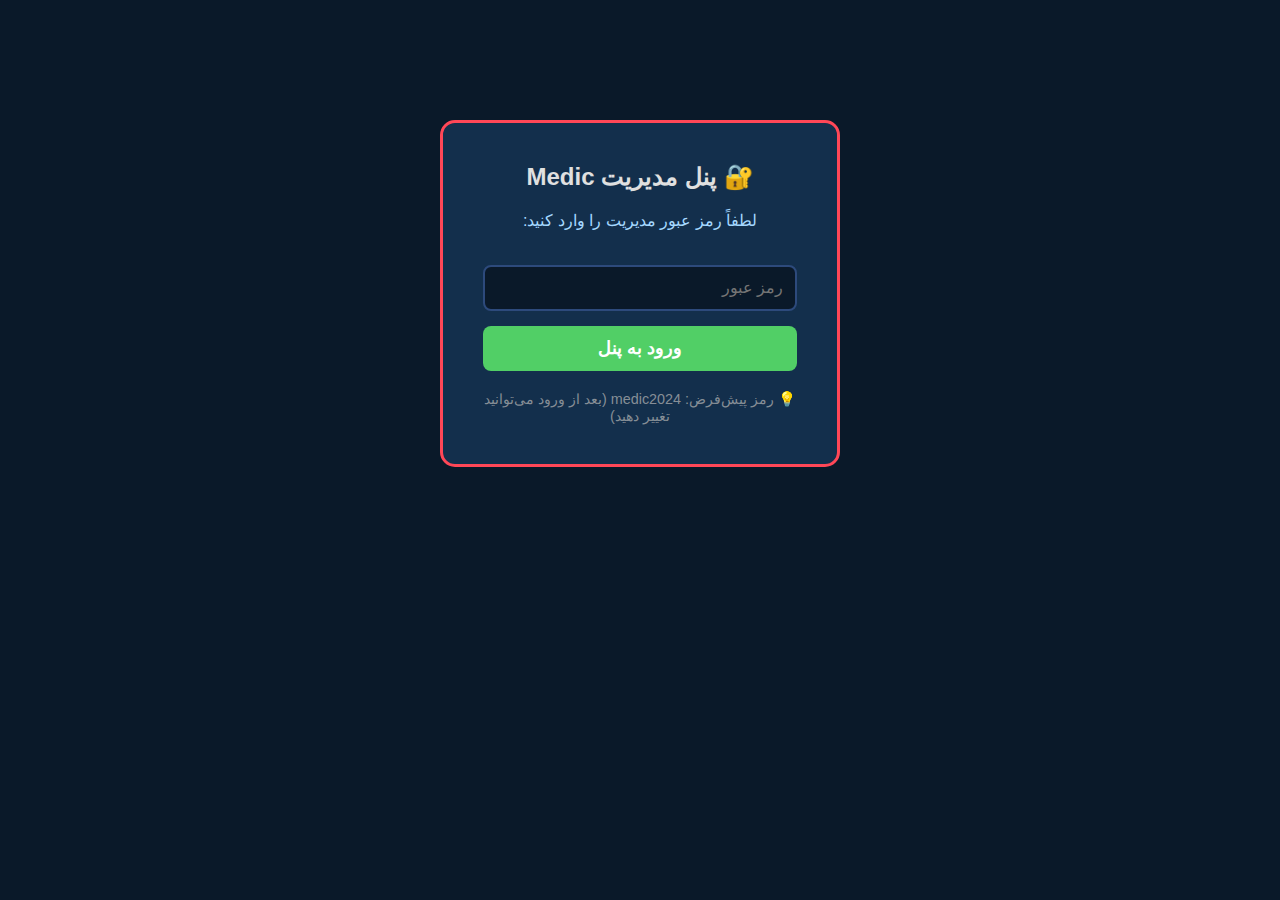
<file: admin.html>
<!DOCTYPE html>
<html lang="fa" dir="rtl">
<head>
    <meta charset="UTF-8">
    <meta name="viewport" content="width=device-width, initial-scale=1.0">
    <title>پنل مدیریت - واحد Medic</title>
    <style>
        /* استایل‌های پنل مدیریت */
        * {
            margin: 0;
            padding: 0;
            box-sizing: border-box;
            font-family: 'Segoe UI', Tahoma, sans-serif;
        }
        
        body {
            background: #0a1929;
            color: #e0e0e0;
            min-height: 100vh;
            padding: 20px;
        }
        
        .login-container {
            max-width: 400px;
            margin: 100px auto;
            padding: 40px;
            background: #132f4c;
            border-radius: 15px;
            border: 3px solid #ff4757;
            text-align: center;
            display: block;
        }
        
        .admin-container {
            max-width: 1200px;
            margin: 0 auto;
            display: none;
        }
        
        .admin-header {
            background: linear-gradient(135deg, #132f4c 0%, #0a1929 100%);
            padding: 20px;
            border-radius: 10px;
            margin-bottom: 30px;
            border-bottom: 4px solid #ff4757;
            display: flex;
            justify-content: space-between;
            align-items: center;
        }
        
        .admin-header h1 {
            color: #ff4757;
            display: flex;
            align-items: center;
            gap: 15px;
        }
        
        .logout-btn {
            background: #ff4757;
            color: white;
            border: none;
            padding: 10px 20px;
            border-radius: 8px;
            cursor: pointer;
            font-weight: bold;
        }
        
        .stats-cards {
            display: grid;
            grid-template-columns: repeat(auto-fit, minmax(250px, 1fr));
            gap: 20px;
            margin-bottom: 30px;
        }
        
        .stat-card {
            background: #1e3a5f;
            padding: 25px;
            border-radius: 10px;
            text-align: center;
            border: 2px solid #2d4a7c;
            transition: all 0.3s;
        }
        
        .stat-card:hover {
            transform: translateY(-5px);
            border-color: #4dabf7;
        }
        
        .stat-card h3 {
            color: #4dabf7;
            margin-bottom: 10px;
            font-size: 1.1rem;
        }
        
        .stat-number {
            font-size: 2.5rem;
            font-weight: bold;
            color: #51cf66;
            margin: 10px 0;
        }
        
        .tabs {
            display: flex;
            gap: 10px;
            margin-bottom: 20px;
            flex-wrap: wrap;
        }
        
        .tab-btn {
            background: #2d4a7c;
            color: #a5d8ff;
            border: none;
            padding: 12px 25px;
            border-radius: 8px;
            cursor: pointer;
            font-weight: bold;
            transition: all 0.3s;
        }
        
        .tab-btn.active {
            background: #4dabf7;
            color: white;
        }
        
        .tab-content {
            display: none;
        }
        
        .tab-content.active {
            display: block;
        }
        
        .applications-table {
            width: 100%;
            background: #132f4c;
            border-radius: 10px;
            overflow: hidden;
            border: 2px solid #2d4a7c;
        }
        
        .table-header {
            display: grid;
            grid-template-columns: 50px 150px 200px 120px 150px 150px 100px;
            background: #1e3a5f;
            padding: 15px;
            font-weight: bold;
            color: #4dabf7;
        }
        
        .application-row {
            display: grid;
            grid-template-columns: 50px 150px 200px 120px 150px 150px 100px;
            padding: 15px;
            border-bottom: 1px solid #2d4a7c;
            align-items: center;
        }
        
        .application-row:nth-child(even) {
            background: rgba(255, 255, 255, 0.05);
        }
        
        .status-pending {
            color: #ffa94d;
            background: rgba(255, 169, 77, 0.1);
            padding: 5px 10px;
            border-radius: 5px;
            font-size: 0.9rem;
        }
        
        .status-approved {
            color: #51cf66;
            background: rgba(81, 207, 102, 0.1);
            padding: 5px 10px;
            border-radius: 5px;
            font-size: 0.9rem;
        }
        
        .status-rejected {
            color: #ff6b6b;
            background: rgba(255, 107, 107, 0.1);
            padding: 5px 10px;
            border-radius: 5px;
            font-size: 0.9rem;
        }
        
        .action-btn {
            padding: 6px 12px;
            border: none;
            border-radius: 5px;
            cursor: pointer;
            font-size: 0.9rem;
            margin: 2px;
        }
        
        .approve-btn {
            background: #51cf66;
            color: white;
        }
        
        .reject-btn {
            background: #ff6b6b;
            color: white;
        }
        
        .delete-btn {
            background: #868e96;
            color: white;
        }
        
        .no-data {
            text-align: center;
            padding: 40px;
            color: #868e96;
            font-size: 1.1rem;
        }
        
        .admin-actions {
            display: flex;
            gap: 15px;
            margin-top: 30px;
            flex-wrap: wrap;
        }
        
        .action-card {
            background: #1e3a5f;
            padding: 20px;
            border-radius: 10px;
            flex: 1;
            min-width: 250px;
            border: 2px solid #2d4a7c;
        }
        
        .action-card h3 {
            color: #4dabf7;
            margin-bottom: 15px;
        }
        
        .export-btn {
            background: #4dabf7;
            color: white;
            border: none;
            padding: 10px 20px;
            border-radius: 8px;
            cursor: pointer;
            margin-top: 10px;
            width: 100%;
        }
        
        input[type="password"] {
            width: 100%;
            padding: 12px;
            margin: 15px 0;
            background: #0a1929;
            border: 2px solid #2d4a7c;
            border-radius: 8px;
            color: white;
            font-size: 1rem;
        }
        
        .login-btn {
            background: #51cf66;
            color: white;
            border: none;
            padding: 12px 30px;
            border-radius: 8px;
            cursor: pointer;
            font-size: 1.1rem;
            font-weight: bold;
            width: 100%;
        }
        
        .error-message {
            color: #ff6b6b;
            margin-top: 10px;
            display: none;
        }
        
        @media (max-width: 1024px) {
            .table-header, .application-row {
                grid-template-columns: 40px 120px 150px 100px 120px 120px 90px;
                font-size: 0.9rem;
            }
        }
        
        @media (max-width: 768px) {
            .table-header, .application-row {
                grid-template-columns: 1fr;
                display: block;
                padding: 10px;
            }
            
            .table-header div {
                display: none;
            }
            
            .application-row {
                margin-bottom: 15px;
                border: 2px solid #2d4a7c;
                border-radius: 8px;
            }
            
            .application-row > div {
                margin-bottom: 8px;
                padding-bottom: 8px;
                border-bottom: 1px solid rgba(255,255,255,0.1);
            }
            
            .application-row > div:last-child {
                border-bottom: none;
            }
            
            .application-row > div::before {
                content: attr(data-label);
                font-weight: bold;
                color: #4dabf7;
                display: block;
                margin-bottom: 5px;
                font-size: 0.9rem;
            }
        }
    </style>
</head>
<body>
    <!-- صفحه ورود -->
    <div class="login-container" id="loginContainer">
        <h2>🔐 پنل مدیریت Medic</h2>
        <p style="color: #a5d8ff; margin: 20px 0;">لطفاً رمز عبور مدیریت را وارد کنید:</p>
        
        <input type="password" id="adminPassword" placeholder="رمز عبور">
        <button class="login-btn" onclick="login()">ورود به پنل</button>
        
        <div class="error-message" id="loginError">⚠️ رمز عبور اشتباه است!</div>
        
        <p style="color: #868e96; margin-top: 20px; font-size: 0.9rem;">
            💡 رمز پیش‌فرض: <code>medic2024</code> (بعد از ورود می‌توانید تغییر دهید)
        </p>
    </div>
    
    <!-- پنل اصلی مدیریت -->
    <div class="admin-container" id="adminContainer">
        <!-- هدر پنل -->
        <div class="admin-header">
            <h1>🛠️ پنل مدیریت واحد Medic</h1>
            <button class="logout-btn" onclick="logout()">🚪 خروج</button>
        </div>
        
        <!-- کارت‌های آمار -->
        <div class="stats-cards">
            <div class="stat-card">
                <h3>📋 درخواست‌های عضویت</h3>
                <div class="stat-number" id="totalApplications">0</div>
                <p>کل درخواست‌ها</p>
            </div>
            
            <div class="stat-card">
                <h3>⏳ در انتظار بررسی</h3>
                <div class="stat-number" id="pendingApplications">0</div>
                <p>نیاز به اقدام</p>
            </div>
            
            <div class="stat-card">
                <h3>📸 درخواست‌های عکس</h3>
                <div class="stat-number" id="totalUploads">0</div>
                <p>آپلود گالری</p>
            </div>
            
            <div class="stat-card">
                <h3>👥 اعضای تأیید شده</h3>
                <div class="stat-number" id="approvedMembers">0</div>
                <p>پرسنل فعال</p>
            </div>
        </div>
        
        <!-- تب‌های مدیریت -->
        <div class="tabs">
            <button class="tab-btn active" onclick="showTab('membership')">👥 درخواست‌های عضویت</button>
            <button class="tab-btn" onclick="showTab('uploads')">📸 درخواست‌های عکس</button>
            <button class="tab-btn" onclick="showTab('settings')">⚙️ تنظیمات</button>
        </div>
        
        <!-- تب درخواست‌های عضویت -->
        <div class="tab-content active" id="membershipTab">
            <div class="applications-table">
                <div class="table-header">
                    <div>#</div>
                    <div>نام کاربری</div>
                    <div>دیسکورد</div>
                    <div>سطح تجربه</div>
                    <div>ساعات بازی</div>
                    <div>تاریخ ثبت</div>
                    <div>عملیات</div>
                </div>
                
                <div id="applicationsList">
                    <!-- درخواست‌ها اینجا نمایش داده می‌شوند -->
                </div>
            </div>
        </div>
        
        <!-- تب درخواست‌های عکس -->
        <div class="tab-content" id="uploadsTab">
            <div class="applications-table">
                <div class="table-header">
                    <div>#</div>
                    <div>ارسال کننده</div>
                    <div>توضیح عکس</div>
                    <div>دسته‌بندی</div>
                    <div>تاریخ ارسال</div>
                    <div>وضعیت</div>
                    <div>عملیات</div>
                </div>
                
                <div id="uploadsList">
                    <!-- درخواست‌های عکس اینجا نمایش داده می‌شوند -->
                </div>
            </div>
        </div>
        
        <!-- تب تنظیمات -->
        <div class="tab-content" id="settingsTab">
            <div class="admin-actions">
                <div class="action-card">
                    <h3>🔐 تغییر رمز عبور</h3>
                    <p>رمز عبور جدید را وارد کنید:</p>
                    <input type="password" id="newPassword" placeholder="رمز عبور جدید">
                    <input type="password" id="confirmPassword" placeholder="تکرار رمز عبور">
                    <button class="export-btn" onclick="changePassword()">تغییر رمز</button>
                </div>
                
                <div class="action-card">
                    <h3>📥 خروجی اطلاعات</h3>
                    <p>دریافت فایل اکسل از اطلاعات:</p>
                    <button class="export-btn" onclick="exportToExcel()">📊 خروجی Excel</button>
                    <button class="export-btn" onclick="exportToJSON()">📋 خروجی JSON</button>
                </div>
                
                <div class="action-card">
                    <h3>🧹 پاکسازی داده‌ها</h3>
                    <p>حذف درخواست‌های قدیمی:</p>
                    <button class="export-btn" style="background: #ff6b6b;" onclick="clearOldData()">🗑️ پاکسازی داده‌های قدیمی</button>
                    <p style="color: #868e96; font-size: 0.9rem; margin-top: 10px;">درخواست‌های تأیید/رد شده حذف می‌شوند.</p>
                </div>
            </div>
        </div>
    </div>

    <script>
        // تنظیمات اولیه
        const ADMIN_PASSWORD_KEY = 'medic_admin_password';
        const DEFAULT_PASSWORD = 'medic2024';
        
        // بررسی اگر رمز ذخیره شده وجود دارد
        if (!localStorage.getItem(ADMIN_PASSWORD_KEY)) {
            localStorage.setItem(ADMIN_PASSWORD_KEY, DEFAULT_PASSWORD);
        }
        
        // تابع ورود به پنل
        function login() {
            const passwordInput = document.getElementById('adminPassword').value;
            const savedPassword = localStorage.getItem(ADMIN_PASSWORD_KEY);
            const errorDiv = document.getElementById('loginError');
            
            if (passwordInput === savedPassword) {
                document.getElementById('loginContainer').style.display = 'none';
                document.getElementById('adminContainer').style.display = 'block';
                loadAdminData();
            } else {
                errorDiv.style.display = 'block';
                document.getElementById('adminPassword').style.borderColor = '#ff6b6b';
            }
        }
        
        // تابع خروج
        function logout() {
            document.getElementById('loginContainer').style.display = 'block';
            document.getElementById('adminContainer').style.display = 'none';
            document.getElementById('adminPassword').value = '';
            document.getElementById('loginError').style.display = 'none';
            document.getElementById('adminPassword').style.borderColor = '#2d4a7c';
        }
        
        // تابع نمایش تب
        function showTab(tabName) {
            // غیرفعال کردن همه تب‌ها
            document.querySelectorAll('.tab-content').forEach(tab => {
                tab.classList.remove('active');
            });
            
            document.querySelectorAll('.tab-btn').forEach(btn => {
                btn.classList.remove('active');
            });
            
            // فعال کردن تب انتخاب شده
            document.getElementById(tabName + 'Tab').classList.add('active');
            
            // فعال کردن دکمه مربوطه
            event.target.classList.add('active');
            
            // بارگذاری داده‌های تب
            if (tabName === 'membership') {
                loadApplications();
            } else if (tabName === 'uploads') {
                loadUploads();
            }
        }
        
        // بارگذاری داده‌های مدیریت
        function loadAdminData() {
            loadApplications();
            updateStats();
        }
        
        // بارگذاری درخواست‌های عضویت
        function loadApplications() {
            const applications = JSON.parse(localStorage.getItem('medicApplications') || '[]');
            const applicationsList = document.getElementById('applicationsList');
            
            if (applications.length === 0) {
                applicationsList.innerHTML = '<div class="no-data">📭 هنوز درخواست عضویتی ثبت نشده است.</div>';
                return;
            }
            
            let html = '';
            
            applications.forEach((app, index) => {
                const statusClass = app.status === 'approved' ? 'status-approved' : 
                                   app.status === 'rejected' ? 'status-rejected' : 'status-pending';
                const statusText = app.status === 'approved' ? 'تأیید شده' : 
                                  app.status === 'rejected' ? 'رد شده' : 'در انتظار';
                
                html += `
                    <div class="application-row" data-label="درخواست عضویت">
                        <div data-label="شماره">${index + 1}</div>
                        <div data-label="نام کاربری"><strong>${app.gameUsername || '---'}</strong></div>
                        <div data-label="دیسکورد">${app.discordId || '---'}</div>
                        <div data-label="سطح تجربه">${getExperienceText(app.experience)}</div>
                        <div data-label="ساعات بازی">${getPlayTimeText(app.playTime)}</div>
                        <div data-label="تاریخ ثبت">${app.timestamp || '---'}</div>
                        <div data-label="عملیات">
                            ${app.status === 'pending' ? `
                                <button class="action-btn approve-btn" onclick="updateStatus(${index}, 'approved')">تأیید</button>
                                <button class="action-btn reject-btn" onclick="updateStatus(${index}, 'rejected')">رد</button>
                            ` : ''}
                            <button class="action-btn delete-btn" onclick="deleteApplication(${index})">حذف</button>
                            <span class="${statusClass}">${statusText}</span>
                        </div>
                    </div>
                `;
            });
            
            applicationsList.innerHTML = html;
        }
        
        // بارگذاری درخواست‌های عکس
        function loadUploads() {
            const uploads = JSON.parse(localStorage.getItem('galleryUploads') || '[]');
            const uploadsList = document.getElementById('uploadsList');
            
            if (uploads.length === 0) {
                uploadsList.innerHTML = '<div class="no-data">📭 هنوز درخواست آپلود عکسی ثبت نشده است.</div>';
                return;
            }
            
            let html = '';
            
            uploads.forEach((upload, index) => {
                const statusClass = upload.status === 'approved' ? 'status-approved' : 
                                   upload.status === 'rejected' ? 'status-rejected' : 'status-pending';
                const statusText = upload.status === 'approved' ? 'تأیید شده' : 
                                  upload.status === 'rejected' ? 'رد شده' : 'در انتظار';
                
                const categoryText = {
                    'operations': 'عملیات‌ها',
                    'team': 'تیم Medic',
                    'vehicles': 'وسایل نقلیه',
                    'training': 'آموزش‌ها'
                }[upload.category] || upload.category;
                
                html += `
                    <div class="application-row" data-label="درخواست عکس">
                        <div data-label="شماره">${index + 1}</div>
                        <div data-label="ارسال کننده"><strong>${upload.name || '---'}</strong></div>
                        <div data-label="توضیح عکس">${upload.description || '---'}</div>
                        <div data-label="دسته‌بندی">${categoryText}</div>
                        <div data-label="تاریخ ارسال">${upload.date || '---'}</div>
                        <div data-label="عملیات">
                            ${upload.status === 'pending' ? `
                                <button class="action-btn approve-btn" onclick="updateUploadStatus(${index}, 'approved')">تأیید</button>
                                <button class="action-btn reject-btn" onclick="updateUploadStatus(${index}, 'rejected')">رد</button>
                            ` : ''}
                            <button class="action-btn delete-btn" onclick="deleteUpload(${index})">حذف</button>
                            <span class="${statusClass}">${statusText}</span>
                        </div>
                    </div>
                `;
            });
            
            uploadsList.innerHTML = html;
        }
        
        // آپدیت آمار
        function updateStats() {
            const applications = JSON.parse(localStorage.getItem('medicApplications') || '[]');
            const uploads = JSON.parse(localStorage.getItem('galleryUploads') || '[]');
            
            // تعداد کل درخواست‌ها
            document.getElementById('totalApplications').textContent = applications.length;
            
            // تعداد در انتظار بررسی
            const pendingApps = applications.filter(app => app.status === 'pending').length;
            document.getElementById('pendingApplications').textContent = pendingApps;
            
            // تعداد درخواست‌های عکس
            document.getElementById('totalUploads').textContent = uploads.length;
            
            // تعداد اعضای تأیید شده
            const approvedMembers = applications.filter(app => app.status === 'approved').length;
            document.getElementById('approvedMembers').textContent = approvedMembers;
        }
        
        // به‌روزرسانی وضعیت درخواست
        function updateStatus(index, newStatus) {
            const applications = JSON.parse(localStorage.getItem('medicApplications') || '[]');
            
            if (index >= 0 && index < applications.length) {
                applications[index].status = newStatus;
                applications[index].processedDate = new Date().toLocaleString('fa-IR');
                
                localStorage.setItem('medicApplications', JSON.stringify(applications));
                
                // نمایش پیام
                const username = applications[index].gameUsername;
                alert(`✅ وضعیت درخواست ${username} به "${newStatus === 'approved' ? 'تأیید شده' : 'رد شده'}" تغییر کرد.`);
                
                // بازنگاری داده‌ها
                loadApplications();
                updateStats();
            }
        }
        
        // به‌روزرسانی وضعیت آپلود
        function updateUploadStatus(index, newStatus) {
            const uploads = JSON.parse(localStorage.getItem('galleryUploads') || '[]');
            
            if (index >= 0 && index < uploads.length) {
                uploads[index].status = newStatus;
                uploads[index].processedDate = new Date().toLocaleString('fa-IR');
                
                localStorage.setItem('galleryUploads', JSON.stringify(uploads));
                
                // نمایش پیام
                const uploader = uploads[index].name;
                alert(`✅ وضعیت درخواست عکس ${uploader} به "${newStatus === 'approved' ? 'تأیید شده' : 'رد شده'}" تغییر کرد.`);
                
                // بازنگاری داده‌ها
                loadUploads();
                updateStats();
            }
        }
        
        // حذف درخواست
        function deleteApplication(index) {
            if (confirm('⚠️ آیا از حذف این درخواست اطمینان دارید؟')) {
                const applications = JSON.parse(localStorage.getItem('medicApplications') || '[]');
                
                if (index >= 0 && index < applications.length) {
                    applications.splice(index, 1);
                    localStorage.setItem('medicApplications', JSON.stringify(applications));
                    
                    alert('🗑️ درخواست حذف شد.');
                    
                    // بازنگاری داده‌ها
                    loadApplications();
                    updateStats();
                }
            }
        }
        
        // حذف آپلود
        function deleteUpload(index) {
            if (confirm('⚠️ آیا از حذف این درخواست آپلود اطمینان دارید؟')) {
                const uploads = JSON.parse(localStorage.getItem('galleryUploads') || '[]');
                
                if (index >= 0 && index < uploads.length) {
                    uploads.splice(index, 1);
                    localStorage.setItem('galleryUploads', JSON.stringify(uploads));
                    
                    alert('🗑️ درخواست آپلود حذف شد.');
                    
                    // بازنگاری داده‌ها
                    loadUploads();
                    updateStats();
                }
            }
        }
        
        // تغییر رمز عبور
        function changePassword() {
            const newPassword = document.getElementById('newPassword').value;
            const confirmPassword = document.getElementById('confirmPassword').value;
            
            if (!newPassword || !confirmPassword) {
                alert('⚠️ لطفاً هر دو فیلد رمز عبور را پر کنید.');
                return;
            }
            
            if (newPassword !== confirmPassword) {
                alert('⚠️ رمزهای عبور وارد شده مطابقت ندارند.');
                return;
            }
            
            if (newPassword.length < 6) {
                alert('⚠️ رمز عبور باید حداقل ۶ کاراکتر باشد.');
                return;
            }
            
            localStorage.setItem(ADMIN_PASSWORD_KEY, newPassword);
            
            alert('✅ رمز عبور با موفقیت تغییر کرد.');
            
            // پاک کردن فیلدها
            document.getElementById('newPassword').value = '';
            document.getElementById('confirmPassword').value = '';
        }
        
        // خروجی اکسل
        function exportToExcel() {
            const applications = JSON.parse(localStorage.getItem('medicApplications') || '[]');
            
            if (applications.length === 0) {
                alert('⚠️ داده‌ای برای خروجی وجود ندارد.');
                return;
            }
            
            // ایجاد ساختار CSV ساده
            let csv = 'شماره,نام کاربری,دیسکورد,سطح تجربه,ساعات بازی,توضیح,تاریخ ثبت,وضعیت\n';
            
            applications.forEach((app, index) => {
                csv += `${index + 1},${app.gameUsername || ''},${app.discordId || ''},${getExperienceText(app.experience) || ''},${getPlayTimeText(app.playTime) || ''},"${app.whyJoin || ''}",${app.timestamp || ''},${app.status || 'pending'}\n`;
            });
            
            // ایجاد فایل و دانلود
            const blob = new Blob(['\uFEFF' + csv], { type: 'text/csv;charset=utf-8;' });
            const link = document.createElement('a');
            link.href = URL.createObjectURL(blob);
            link.download = `medic-applications-${new Date().toISOString().slice(0,10)}.csv`;
            link.click();
            
            alert(`✅ فایل اکسل با ${applications.length} درخواست دانلود شد.`);
        }
        
        // خروجی JSON
        function exportToJSON() {
            const applications = JSON.parse(localStorage.getItem('medicApplications') || '[]');
            const uploads = JSON.parse(localStorage.getItem('galleryUploads') || '[]');
            
            const data = {
                exportDate: new Date().toLocaleString('fa-IR'),
                applications: applications,
                uploads: uploads
            };
            
            const jsonStr = JSON.stringify(data, null, 2);
            const blob = new Blob([jsonStr], { type: 'application/json' });
            const link = document.createElement('a');
            link.href = URL.createObjectURL(blob);
            link.download = `medic-data-${new Date().toISOString().slice(0,10)}.json`;
            link.click();
            
            alert(`✅ فایل JSON با ${applications.length} درخواست و ${uploads.length} آپلود دانلود شد.`);
        }
        
        // پاکسازی داده‌های قدیمی
        function clearOldData() {
            if (confirm('⚠️ آیا از پاکسازی داده‌های قدیمی اطمینان دارید؟\n\nدرخواست‌های تأیید/رد شده حذف خواهند شد.')) {
                let applications = JSON.parse(localStorage.getItem('medicApplications') || '[]');
                let uploads = JSON.parse(localStorage.getItem('galleryUploads') || '[]');
                
                // نگه داشتن فقط درخواست‌های در حال بررسی
                const oldAppsCount = applications.length;
                applications = applications.filter(app => app.status === 'pending');
                
                const oldUploadsCount = uploads.length;
                uploads = uploads.filter(upload => upload.status === 'pending');
                
                // ذخیره مجدد
                localStorage.setItem('medicApplications', JSON.stringify(applications));
                localStorage.setItem('galleryUploads', JSON.stringify(uploads));
                
                alert(`🧹 پاکسازی انجام شد:\n\n🗑️ ${oldAppsCount - applications.length} درخواست عضویت حذف شد\n🗑️ ${oldUploadsCount - uploads.length} درخواست عکس حذف شد\n\n📋 ${applications.length} درخواست و ${uploads.length} آپلود باقی مانده.`);
                
                // بازنگاری داده‌ها
                loadApplications();
                loadUploads();
                updateStats();
            }
        }
        
        // توابع کمکی
        function getExperienceText(exp) {
            const experiences = {
                'beginner': 'تازه‌کار',
                'intermediate': 'متوسط',
                'advanced': 'پیشرفته'
            };
            return experiences[exp] || exp;
        }
        
        function getPlayTimeText(time) {
            const times = {
                'low': 'کمتر از ۱۰ ساعت',
                'medium': '۱۰-۲۰ ساعت',
                'high': 'بیش از ۲۰ ساعت'
            };
            return times[time] || time;
        }
        
        // بارگذاری خودکار اگر قبلاً لاگین کرده
        window.onload = function() {
            // اگر کوئری استرینگ حاوی پسورد باشد
            const urlParams = new URLSearchParams(window.location.search);
            const autoLogin = urlParams.get('admin');
            
            if (autoLogin === 'true') {
                document.getElementById('adminPassword').value = localStorage.getItem(ADMIN_PASSWORD_KEY);
                login();
            }
        };
    </script>
</body>
</html>
</file>
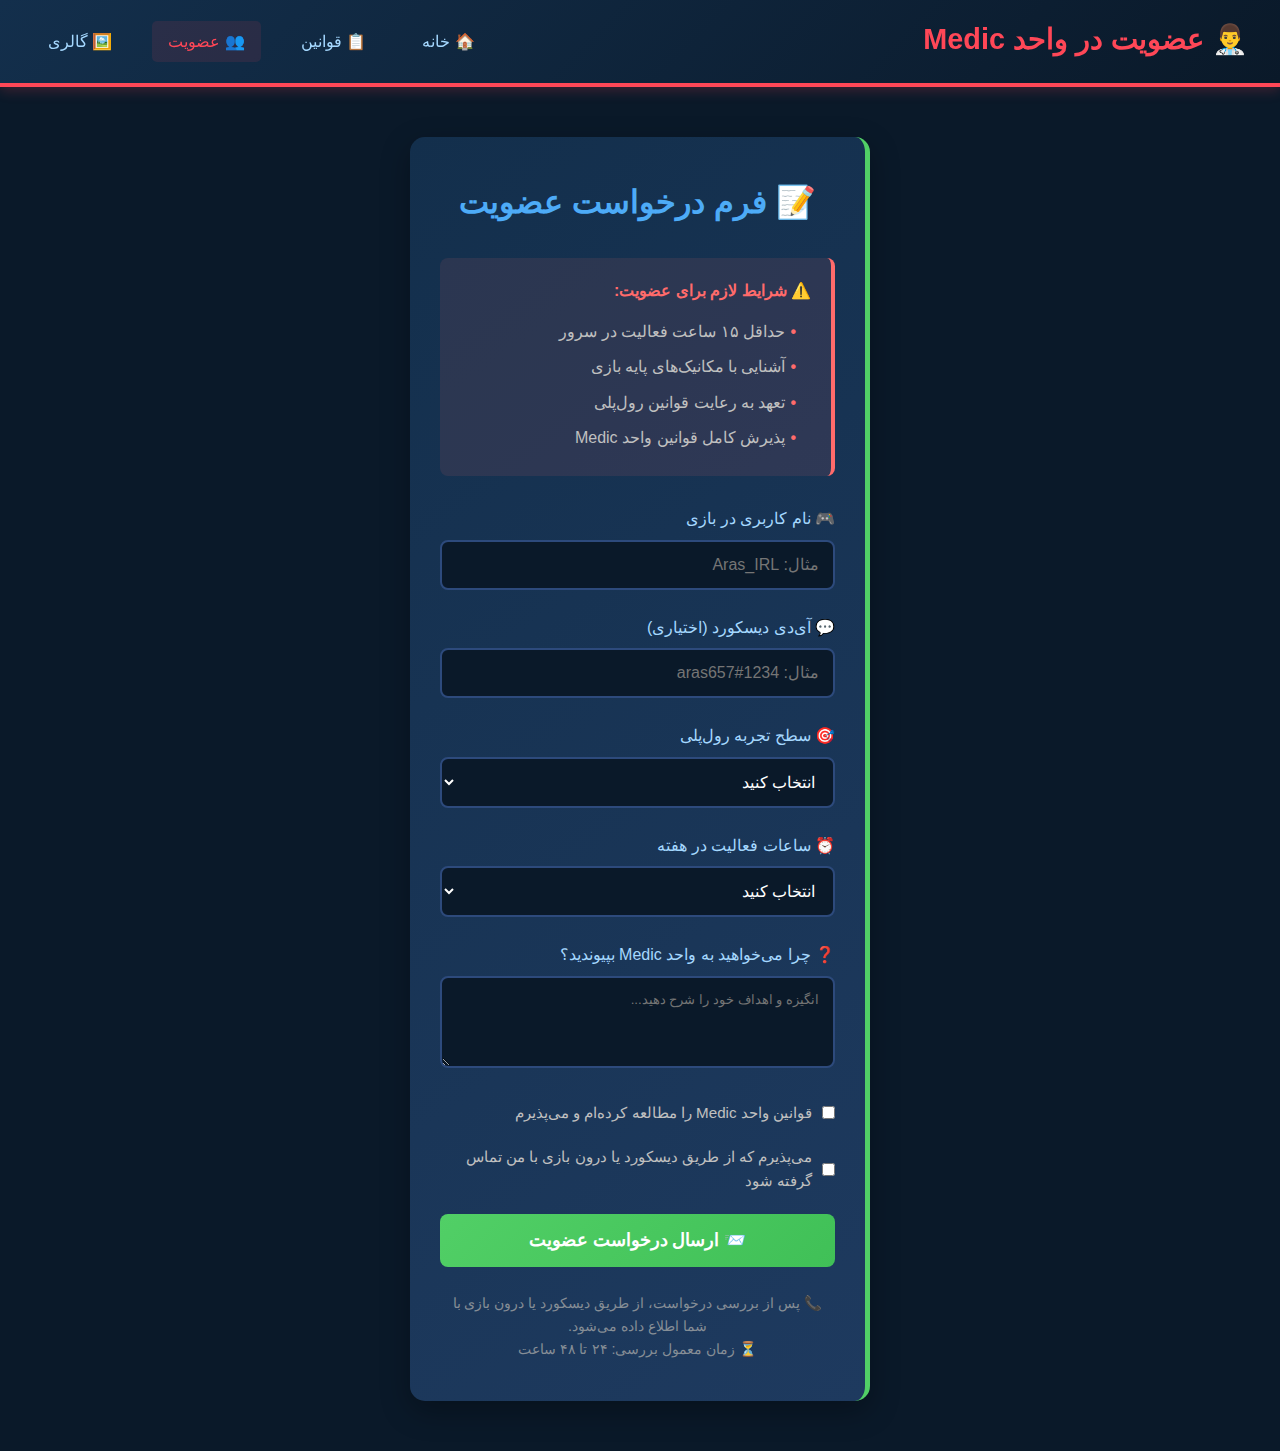
<file: auth.html>
<!DOCTYPE html>
<html lang="fa" dir="rtl">
<head>
    <meta charset="UTF-8">
    <meta name="viewport" content="width=device-width, initial-scale=1.0">
    <title>عضویت در واحد Medic</title>
    <link rel="stylesheet" href="style.css">
    <style>
        /* استایل‌های مخصوص صفحه عضویت */
        body {
            background: #0a1929;
            color: #e0e0e0;
            font-family: 'Segoe UI', Tahoma, sans-serif;
            margin: 0;
            padding: 0;
            min-height: 100vh;
        }
        
        header {
            background: linear-gradient(135deg, #132f4c 0%, #0a1929 100%);
            padding: 1rem 2rem;
            display: flex;
            justify-content: space-between;
            align-items: center;
            border-bottom: 4px solid #ff4757;
        }
        
        .logo h1 {
            color: #ff4757;
            font-size: 1.8rem;
            display: flex;
            align-items: center;
            gap: 10px;
        }
        
        nav {
            display: flex;
            gap: 1.5rem;
            align-items: center;
        }
        
        nav a {
            color: #a5d8ff;
            text-decoration: none;
            padding: 0.5rem 1rem;
            border-radius: 5px;
            transition: all 0.3s;
            display: flex;
            align-items: center;
            gap: 8px;
        }
        
        nav a:hover {
            background: rgba(255, 71, 87, 0.1);
            color: #ff4757;
        }
        
        .auth-container {
            max-width: 500px;
            margin: 50px auto;
            padding: 0 20px;
        }
        
        .auth-card {
            background: linear-gradient(145deg, #132f4c 0%, #1e3a5f 100%);
            padding: 40px 30px;
            border-radius: 15px;
            border-right: 5px solid #51cf66;
            box-shadow: 0 10px 30px rgba(0, 0, 0, 0.3);
        }
        
        .auth-card h2 {
            color: #4dabf7;
            text-align: center;
            margin-bottom: 30px;
            font-size: 2rem;
            display: flex;
            align-items: center;
            justify-content: center;
            gap: 15px;
        }
        
        .form-group {
            margin-bottom: 25px;
        }
        
        .form-group label {
            display: block;
            color: #a5d8ff;
            margin-bottom: 8px;
            font-weight: 500;
            display: flex;
            align-items: center;
            gap: 10px;
        }
        
        .form-group input, .form-group select {
            width: 100%;
            padding: 14px;
            background: #0a1929;
            border: 2px solid #2d4a7c;
            border-radius: 8px;
            color: white;
            font-size: 1rem;
            transition: border 0.3s;
        }
        
        .form-group input:focus, .form-group select:focus {
            outline: none;
            border-color: #4dabf7;
        }
        
        .checkbox-group {
            display: flex;
            align-items: center;
            gap: 10px;
            margin: 20px 0;
        }
        
        .checkbox-group input {
            width: auto;
        }
        
        .checkbox-group label {
            margin: 0;
            color: #c0c0c0;
            font-size: 0.95rem;
        }
        
        .submit-btn {
            width: 100%;
            padding: 16px;
            background: linear-gradient(135deg, #51cf66 0%, #40c057 100%);
            color: white;
            border: none;
            border-radius: 8px;
            font-size: 1.1rem;
            font-weight: bold;
            cursor: pointer;
            transition: all 0.3s;
            display: flex;
            align-items: center;
            justify-content: center;
            gap: 12px;
            margin-top: 20px;
        }
        
        .submit-btn:hover {
            transform: translateY(-3px);
            box-shadow: 0 8px 20px rgba(81, 207, 102, 0.3);
        }
        
        .form-note {
            text-align: center;
            color: #868e96;
            margin-top: 25px;
            font-size: 0.9rem;
            line-height: 1.6;
        }
        
        .requirements {
            background: rgba(255, 107, 107, 0.1);
            padding: 20px;
            border-radius: 8px;
            border-right: 4px solid #ff6b6b;
            margin: 30px 0;
        }
        
        .requirements h4 {
            color: #ff6b6b;
            margin-bottom: 10px;
            display: flex;
            align-items: center;
            gap: 10px;
        }
        
        .requirements ul {
            list-style: none;
            padding-right: 15px;
        }
        
        .requirements li {
            padding: 5px 0;
            color: #c0c0c0;
        }
        
        .requirements li:before {
            content: "•";
            color: #ff6b6b;
            font-weight: bold;
            margin-left: 5px;
        }
        
        .status-message {
            display: none;
            padding: 15px;
            border-radius: 8px;
            margin-top: 20px;
            text-align: center;
            font-weight: bold;
        }
        
        .success {
            background: rgba(81, 207, 102, 0.2);
            color: #51cf66;
            border: 1px solid #51cf66;
        }
        
        .error {
            background: rgba(255, 107, 107, 0.2);
            color: #ff6b6b;
            border: 1px solid #ff6b6b;
        }
        
        @media (max-width: 768px) {
            header {
                flex-direction: column;
                gap: 15px;
                text-align: center;
            }
            
            nav {
                flex-wrap: wrap;
                justify-content: center;
            }
            
            .auth-card {
                padding: 30px 20px;
            }
        }
    </style>
</head>
<body>
    <!-- هدر سایت -->
    <header>
        <div class="logo">
            <h1>👨‍⚕️ عضویت در واحد Medic</h1>
        </div>
        <nav>
            <a href="index.html">🏠 خانه</a>
            <a href="rules.html">📋 قوانین</a>
            <a href="auth.html" style="color: #ff4757; background: rgba(255,71,87,0.1);">👥 عضویت</a>
            <a href="#" onclick="alert('به زودی فعال می‌شود!')">🖼️ گالری</a>
        </nav>
    </header>

    <main class="auth-container">
        <div class="auth-card">
            <h2>📝 فرم درخواست عضویت</h2>
            
            <!-- بخش شرایط عضویت -->
            <div class="requirements">
                <h4>⚠️ شرایط لازم برای عضویت:</h4>
                <ul>
                    <li>حداقل ۱۵ ساعت فعالیت در سرور</li>
                    <li>آشنایی با مکانیک‌های پایه بازی</li>
                    <li>تعهد به رعایت قوانین رول‌پلی</li>
                    <li>پذیرش کامل قوانین واحد Medic</li>
                    <!-- خط "داشتن میکروفون و هدست" حذف شد -->
                </ul>
            </div>
            
            <!-- فرم عضویت -->
            <form id="membershipForm">
                <div class="form-group">
                    <label for="gameUsername">🎮 نام کاربری در بازی</label>
                    <input type="text" id="gameUsername" placeholder="مثال: Aras_IRL" required>
                </div>
                
                <div class="form-group">
                    <label for="discordId">💬 آی‌دی دیسکورد (اختیاری)</label>
                    <input type="text" id="discordId" placeholder="مثال: aras657#1234">
                </div>
                
                <div class="form-group">
                    <label for="experience">🎯 سطح تجربه رول‌پلی</label>
                    <select id="experience" required>
                        <option value="">انتخاب کنید</option>
                        <option value="beginner">تازه‌کار (کمتر از ۱ ماه)</option>
                        <option value="intermediate">متوسط (۱-۶ ماه)</option>
                        <option value="advanced">پیشرفته (بیش از ۶ ماه)</option>
                    </select>
                </div>
                
                <div class="form-group">
                    <label for="playTime">⏰ ساعات فعالیت در هفته</label>
                    <select id="playTime" required>
                        <option value="">انتخاب کنید</option>
                        <option value="low">کمتر از ۱۰ ساعت</option>
                        <option value="medium">۱۰-۲۰ ساعت</option>
                        <option value="high">بیش از ۲۰ ساعت</option>
                    </select>
                </div>
                
                <div class="form-group">
                    <label for="whyJoin">❓ چرا می‌خواهید به واحد Medic بپیوندید؟</label>
                    <textarea id="whyJoin" rows="4" placeholder="انگیزه و اهداف خود را شرح دهید..." style="width: 100%; padding: 14px; background: #0a1929; border: 2px solid #2d4a7c; border-radius: 8px; color: white; font-family: inherit;"></textarea>
                </div>
                
                <div class="checkbox-group">
                    <input type="checkbox" id="acceptRules" required>
                    <label for="acceptRules">قوانین واحد Medic را مطالعه کرده‌ام و می‌پذیرم</label>
                </div>
                
                <div class="checkbox-group">
                    <input type="checkbox" id="acceptContact" required>
                    <label for="acceptContact">می‌پذیرم که از طریق دیسکورد یا درون بازی با من تماس گرفته شود</label>
                </div>
                
                <button type="submit" class="submit-btn">
                    📨 ارسال درخواست عضویت
                </button>
            </form>
            
            <!-- پیام وضعیت -->
            <div id="statusMessage" class="status-message"></div>
            
            <div class="form-note">
                <p>📞 پس از بررسی درخواست، از طریق دیسکورد یا درون بازی با شما اطلاع داده می‌شود.</p>
                <p>⏳ زمان معمول بررسی: ۲۴ تا ۴۸ ساعت</p>
                <!-- خط "🔗 برای پیگیری: به کانال دیسکورد واحد Medic مراجعه کنید" حذف شد -->
            </div>
        </div>
    </main>

    <script>
        // مدیریت ارسال فرم
        document.getElementById('membershipForm').addEventListener('submit', function(e) {
            e.preventDefault(); // جلوگیری از بارگذاری مجدد صفحه
            
            // جمع‌آوری اطلاعات فرم
            const application = {
                gameUsername: document.getElementById('gameUsername').value,
                discordId: document.getElementById('discordId').value,
                experience: document.getElementById('experience').value,
                playTime: document.getElementById('playTime').value,
                whyJoin: document.getElementById('whyJoin').value,
                timestamp: new Date().toLocaleString('fa-IR'),
                status: 'pending'
            };
            
            // اعتبارسنجی
            if (!application.gameUsername) {
                showMessage('لطفاً نام کاربری در بازی را وارد کنید.', 'error');
                return;
            }
            
            // ذخیره در localStorage (به عنوان پایگاه داده موقت)
            const applications = JSON.parse(localStorage.getItem('medicApplications') || '[]');
            applications.push(application);
            localStorage.setItem('medicApplications', JSON.stringify(applications));
            
            // شماره درخواست
            const requestNumber = applications.length;
            
            // نمایش پیام موفقیت
            const successMsg = `
                ✅ درخواست عضویت شما ثبت شد!<br><br>
                🆔 <strong>شماره درخواست:</strong> MED-${requestNumber.toString().padStart(4, '0')}<br>
                🎮 <strong>نام کاربری:</strong> ${application.gameUsername}<br>
                📅 <strong>تاریخ ثبت:</strong> ${application.timestamp}<br><br>
                🔔 به زودی از طریق دیسکورد یا درون بازی با شما
</file>
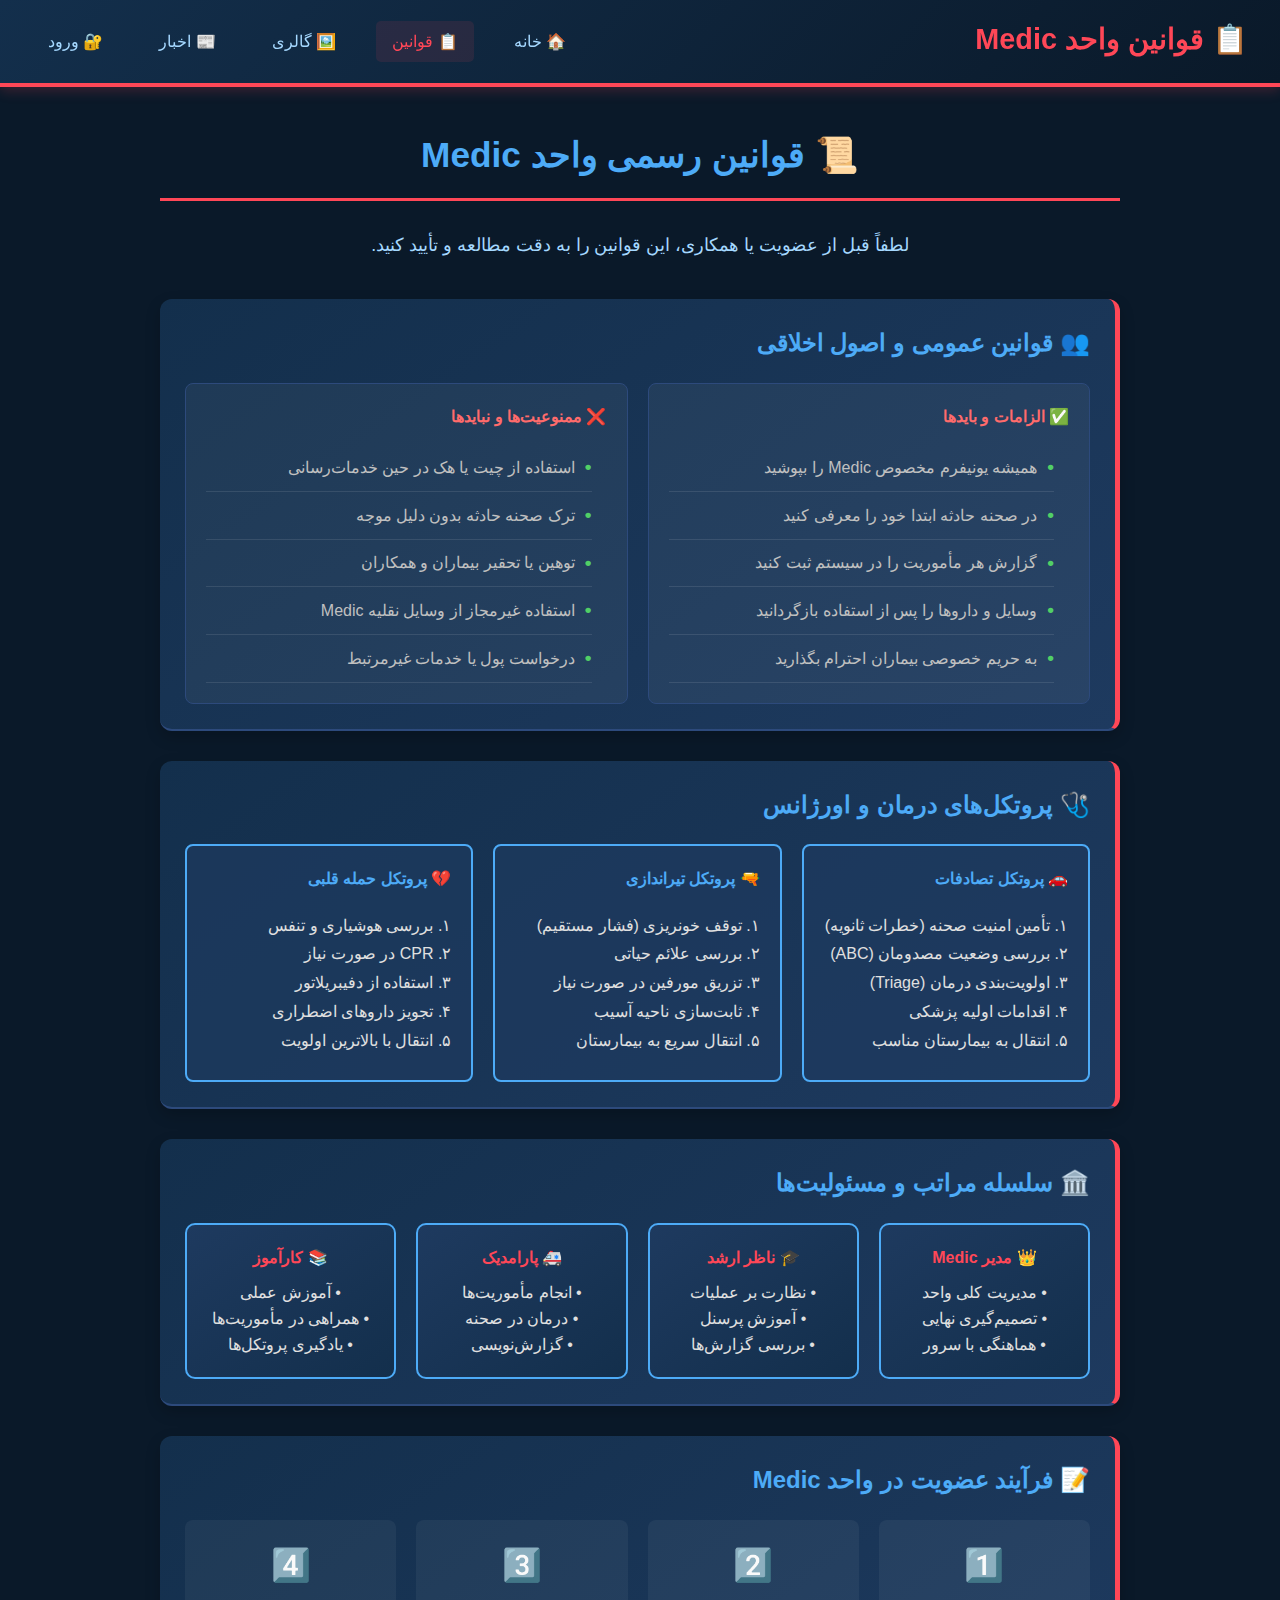
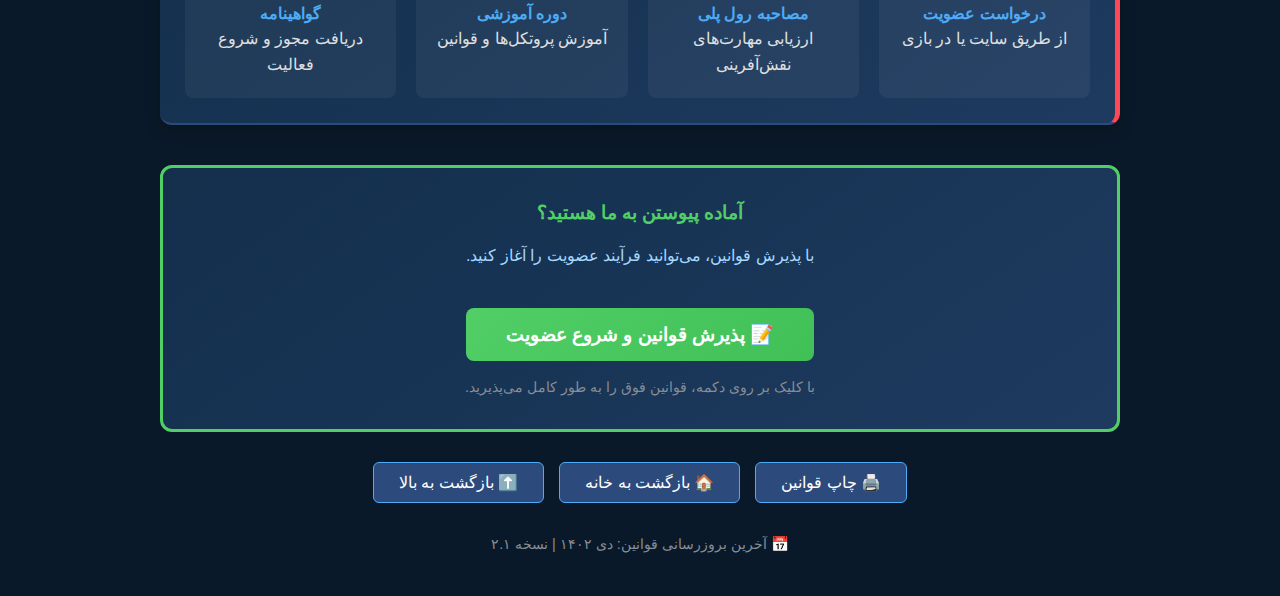
<file: rules.html>
<!DOCTYPE html>
<html lang="fa" dir="rtl">
<head>
    <meta charset="UTF-8">
    <meta name="viewport" content="width=device-width, initial-scale=1.0">
    <title>قوانین کامل - واحد Medic</title>
    <link rel="stylesheet" href="style.css">
    <style>
        /* استایل‌های مخصوص صفحه قوانین */
        body {
            background: #0a1929;
            color: #e0e0e0;
            font-family: 'Segoe UI', Tahoma, sans-serif;
            line-height: 1.6;
        }
        
        header {
            background: linear-gradient(135deg, #132f4c 0%, #0a1929 100%);
            padding: 1rem 2rem;
            display: flex;
            justify-content: space-between;
            align-items: center;
            border-bottom: 4px solid #ff4757;
        }
        
        .logo h1 {
            color: #ff4757;
            font-size: 1.8rem;
            display: flex;
            align-items: center;
            gap: 10px;
        }
        
        nav {
            display: flex;
            gap: 1.5rem;
        }
        
        nav a {
            color: #a5d8ff;
            text-decoration: none;
            padding: 0.5rem 1rem;
            border-radius: 5px;
            transition: all 0.3s;
            display: flex;
            align-items: center;
            gap: 8px;
        }
        
        nav a:hover {
            background: rgba(255, 71, 87, 0.1);
            color: #ff4757;
        }
        
        .rules-container {
            max-width: 1000px;
            margin: 40px auto;
            padding: 0 20px;
        }
        
        .page-title {
            text-align: center;
            color: #4dabf7;
            margin-bottom: 30px;
            font-size: 2.2rem;
            border-bottom: 3px solid #ff4757;
            padding-bottom: 15px;
        }
        
        .rule-section {
            background: linear-gradient(145deg, #132f4c 0%, #1e3a5f 100%);
            padding: 25px;
            border-radius: 12px;
            margin-bottom: 30px;
            border-right: 5px solid #ff4757;
            box-shadow: 0 6px 15px rgba(0, 0, 0, 0.2);
        }
        
        .rule-section h3 {
            color: #4dabf7;
            font-size: 1.5rem;
            margin-bottom: 20px;
            display: flex;
            align-items: center;
            gap: 12px;
        }
        
        .rule-grid {
            display: grid;
            grid-template-columns: repeat(auto-fit, minmax(300px, 1fr));
            gap: 20px;
            margin-top: 20px;
        }
        
        .rule-card {
            background: rgba(255, 255, 255, 0.05);
            padding: 20px;
            border-radius: 8px;
            border: 1px solid #2d4a7c;
            transition: all 0.3s;
        }
        
        .rule-card:hover {
            transform: translateY(-5px);
            border-color: #ff4757;
        }
        
        .rule-card h4 {
            color: #ff6b6b;
            margin-bottom: 15px;
            display: flex;
            align-items: center;
            gap: 10px;
        }
        
        .rule-card ul {
            list-style: none;
            padding-right: 15px;
        }
        
        .rule-card li {
            padding: 8px 0;
            color: #c0c0c0;
            border-bottom: 1px solid rgba(255, 255, 255, 0.1);
            display: flex;
            align-items: center;
            gap: 10px;
        }
        
        .rule-card li:before {
            content: "•";
            color: #51cf66;
            font-weight: bold;
            font-size: 1.2rem;
        }
        
        .protocol-section {
            display: grid;
            grid-template-columns: repeat(auto-fit, minmax(250px, 1fr));
            gap: 20px;
            margin-top: 20px;
        }
        
        .protocol-card {
            background: rgba(30, 58, 95, 0.7);
            padding: 20px;
            border-radius: 8px;
            border: 2px solid #4dabf7;
        }
        
        .protocol-card h4 {
            color: #4dabf7;
            margin-bottom: 15px;
            display: flex;
            align-items: center;
            gap: 10px;
        }
        
        .protocol-card p {
            color: #e0e0e0;
            line-height: 1.8;
        }
        
        .hierarchy {
            display: grid;
            grid-template-columns: repeat(auto-fit, minmax(200px, 1fr));
            gap: 20px;
            margin-top: 20px;
        }
        
        .rank-card {
            background: linear-gradient(145deg, #1e3a5f 0%, #132f4c 100%);
            padding: 20px;
            border-radius: 10px;
            text-align: center;
            border: 2px solid #4dabf7;
            transition: all 0.3s;
        }
        
        .rank-card:hover {
            transform: scale(1.05);
            border-color: #ff4757;
        }
        
        .rank-card h4 {
            color: #ff4757;
            margin-bottom: 10px;
            display: flex;
            align-items: center;
            justify-content: center;
            gap: 10px;
        }
        
        .join-section {
            text-align: center;
            margin-top: 40px;
            padding: 30px;
            background: linear-gradient(145deg, #132f4c 0%, #1e3a5f 100%);
            border-radius: 12px;
            border: 3px solid #51cf66;
        }
        
        .join-btn {
            background: linear-gradient(135deg, #51cf66 0%, #40c057 100%);
            color: white;
            border: none;
            padding: 15px 40px;
            border-radius: 8px;
            font-size: 1.2rem;
            font-weight: bold;
            cursor: pointer;
            margin-top: 20px;
            display: inline-flex;
            align-items: center;
            gap: 12px;
            transition: all 0.3s;
        }
        
        .join-btn:hover {
            transform: translateY(-3px);
            box-shadow: 0 8px 20px rgba(81, 207, 102, 0.3);
        }
        
        .rule-actions {
            display: flex;
            justify-content: center;
            gap: 15px;
            margin-top: 30px;
            flex-wrap: wrap;
        }
        
        .action-btn {
            background: #2d4a7c;
            color: white;
            border: 1px solid #4dabf7;
            padding: 10px 25px;
            border-radius: 6px;
            cursor: pointer;
            display: flex;
            align-items: center;
            gap: 8px;
            transition: all 0.3s;
        }
        
        .action-btn:hover {
            background: #3a5b8c;
        }
        
        @media (max-width: 768px) {
            header {
                flex-direction: column;
                gap: 15px;
                text-align: center;
            }
            
            nav {
                flex-wrap: wrap;
                justify-content: center;
            }
            
            .rule-grid, .protocol-section, .hierarchy {
                grid-template-columns: 1fr;
            }
            
            .rule-actions {
                flex-direction: column;
            }
            
            .action-btn {
                width: 100%;
                justify-content: center;
            }
        }
    </style>
</head>
<body>
    <!-- هدر سایت -->
    <header>
        <div class="logo">
            <h1>📋 قوانین واحد Medic</h1>
        </div>
        <nav>
            <a href="index.html">🏠 خانه</a>
            <a href="rules.html" style="color: #ff4757; background: rgba(255,71,87,0.1);">📋 قوانین</a>
            <a href="#" onclick="alert('به زودی فعال می‌شود!')">🖼️ گالری</a>
            <a href="#" onclick="alert('به زودی فعال می‌شود!')">📰 اخبار</a>
            <a href="auth.html">🔐 ورود</a>
        </nav>
    </header>

    <main class="rules-container">
        <!-- عنوان صفحه -->
        <h1 class="page-title">📜 قوانین رسمی واحد Medic</h1>
        <p style="text-align: center; color: #a5d8ff; margin-bottom: 40px; font-size: 1.1rem;">
            لطفاً قبل از عضویت یا همکاری، این قوانین را به دقت مطالعه و تأیید کنید.
        </p>

        <!-- بخش ۱: قوانین عمومی -->
        <section class="rule-section">
            <h3>👥 قوانین عمومی و اصول اخلاقی</h3>
            <div class="rule-grid">
                <div class="rule-card">
                    <h4>✅ الزامات و بایدها</h4>
                    <ul>
                        <li>همیشه یونیفرم مخصوص Medic را بپوشید</li>
                        <li>در صحنه حادثه ابتدا خود را معرفی کنید</li>
                        <li>گزارش هر مأموریت را در سیستم ثبت کنید</li>
                        <li>وسایل و داروها را پس از استفاده بازگردانید</li>
                        <li>به حریم خصوصی بیماران احترام بگذارید</li>
                    </ul>
                </div>
                
                <div class="rule-card">
                    <h4>❌ ممنوعیت‌ها و نبایدها</h4>
                    <ul>
                        <li>استفاده از چیت یا هک در حین خدمات‌رسانی</li>
                        <li>ترک صحنه حادثه بدون دلیل موجه</li>
                        <li>توهین یا تحقیر بیماران و همکاران</li>
                        <li>استفاده غیرمجاز از وسایل نقلیه Medic</li>
                        <li>درخواست پول یا خدمات غیرمرتبط</li>
                    </ul>
                </div>
            </div>
        </section>

        <!-- بخش ۲: پروتکل‌های درمان -->
        <section class="rule-section">
            <h3>🩺 پروتکل‌های درمان و اورژانس</h3>
            <div class="protocol-section">
                <div class="protocol-card">
                    <h4>🚗 پروتکل تصادفات</h4>
                    <p>۱. تأمین امنیت صحنه (خطرات ثانویه)<br>
                    ۲. بررسی وضعیت مصدومان (ABC)<br>
                    ۳. اولویت‌بندی درمان (Triage)<br>
                    ۴️. اقدامات اولیه پزشکی<br>
                    ۵️. انتقال به بیمارستان مناسب</p>
                </div>
                
                <div class="protocol-card">
                    <h4>🔫 پروتکل تیراندازی</h4>
                    <p>۱. توقف خونریزی (فشار مستقیم)<br>
                    ۲. بررسی علائم حیاتی<br>
                    ۳️. تزریق مورفین در صورت نیاز<br>
                    ۴️. ثابت‌سازی ناحیه آسیب<br>
                    ۵️. انتقال سریع به بیمارستان</p>
                </div>
                
                <div class="protocol-card">
                    <h4>💔 پروتکل حمله قلبی</h4>
                    <p>۱. بررسی هوشیاری و تنفس<br>
                    ۲️. CPR در صورت نیاز<br>
                    ۳️. استفاده از دفیبریلاتور<br>
                    ۴️. تجویز داروهای اضطراری<br>
                    ۵️. انتقال با بالاترین اولویت</p>
                </div>
            </div>
        </section>

        <!-- بخش ۳: سلسله مراتب -->
        <section class="rule-section">
            <h3>🏛️ سلسله مراتب و مسئولیت‌ها</h3>
            <div class="hierarchy">
                <div class="rank-card">
                    <h4>👑 مدیر Medic</h4>
                    <p>• مدیریت کلی واحد<br>• تصمیم‌گیری نهایی<br>• هماهنگی با سرور</p>
                </div>
                
                <div class="rank-card">
                    <h4>🎓 ناظر ارشد</h4>
                    <p>• نظارت بر عملیات<br>• آموزش پرسنل<br>• بررسی گزارش‌ها</p>
                </div>
                
                <div class="rank-card">
                    <h4>🚑 پارامدیک</h4>
                    <p>• انجام مأموریت‌ها<br>• درمان در صحنه<br>• گزارش‌نویسی</p>
                </div>
                
                <div class="rank-card">
                    <h4>📚 کارآموز</h4>
                    <p>• آموزش عملی<br>• همراهی در مأموریت‌ها<br>• یادگیری پروتکل‌ها</p>
                </div>
            </div>
        </section>

        <!-- بخش ۴: عضویت -->
        <section class="rule-section">
            <h3>📝 فرآیند عضویت در واحد Medic</h3>
            <div style="display: grid; grid-template-columns: repeat(auto-fit, minmax(200px, 1fr)); gap: 20px; margin-top: 20px;">
                <div style="text-align: center; padding: 20px; background: rgba(255,255,255,0.05); border-radius: 8px;">
                    <div style="font-size: 2rem; margin-bottom: 10px;">1️⃣</div>
                    <h4 style="color: #4dabf7;">درخواست عضویت</h4>
                    <p>از طریق سایت یا در بازی</p>
                </div>
                
                <div style="text-align: center; padding: 20px; background: rgba(255,255,255,0.05); border-radius: 8px;">
                    <div style="font-size: 2rem; margin-bottom: 10px;">2️⃣</div>
                    <h4 style="color: #4dabf7;">مصاحبه رول پلی</h4>
                    <p>ارزیابی مهارت‌های نقش‌آفرینی</p>
                </div>
                
                <div style="text-align: center; padding: 20px; background: rgba(255,255,255,0.05); border-radius: 8px;">
                    <div style="font-size: 2rem; margin-bottom: 10px;">3️⃣</div>
                    <h4 style="color: #4dabf7;">دوره آموزشی</h4>
                    <p>آموزش پروتکل‌ها و قوانین</p>
                </div>
                
                <div style="text-align: center; padding: 20px; background: rgba(255,255,255,0.05); border-radius: 8px;">
                    <div style="font-size: 2rem; margin-bottom: 10px;">4️⃣</div>
                    <h4 style="color: #4dabf7;">گواهینامه</h4>
                    <p>دریافت مجوز و شروع فعالیت</p>
                </div>
            </div>
        </section>

        <!-- بخش اقدام -->
        <div class="join-section">
            <h3 style="color: #51cf66; margin-bottom: 15px;">آماده پیوستن به ما هستید؟</h3>
            <p style="margin-bottom: 20px; color: #a5d8ff;">با پذیرش قوانین، می‌توانید فرآیند عضویت را آغاز کنید.</p>
            
            <button class="join-btn" onclick="acceptRules()">
                📝 پذیرش قوانین و شروع عضویت
            </button>
            
            <p style="margin-top: 15px; font-size: 0.9rem; color: #868e96;">
                با کلیک بر روی دکمه، قوانین فوق را به طور کامل می‌پذیرید.
            </p>
        </div>

        <!-- دکمه‌های اقدام -->
        <div class="rule-actions">
            <button class="action-btn" onclick="window.print()">
                🖨️ چاپ قوانین
            </button>
            <button class="action-btn" onclick="window.location.href='index.html'">
                🏠 بازگشت به خانه
            </button>
            <button class="action-btn" onclick="scrollToTop()">
                ⬆️ بازگشت به بالا
            </button>
        </div>
    </main>

    <script>
        // تابع پذیرش قوانین
        function acceptRules() {
            const confirmed = confirm("آیا قوانین واحد Medic را به طور کامل مطالعه کرده‌اید و می‌پذیرید؟\n\nتخلف از قوانین می‌تواند منجر به اخطار، تعلیق یا اخراج شود.");
            
            if (confirmed) {
                alert("✅ قوانین با موفقیت پذیرفته شد!\n\nاکنون می‌توانید برای عضویت اقدام کنید.");
                // ذخیره در حافظه مرورگر
                localStorage.setItem('medic_rules_accepted', 'true');
                localStorage.setItem('rules_accepted_date', new Date().toLocaleDateString('fa-IR'));
                
                // هدایت به صفحه عضویت
                window.location.href = 'auth.html';
            }
        }
        
        // تابع بازگشت به بالا
        function scrollToTop() {
            window.scrollTo({ top: 0, behavior: 'smooth' });
        }
        
        // چک کردن اگر قبلاً قوانین را پذیرفته
        window.onload = function() {
            if (localStorage.getItem('medic_rules_accepted') === 'true') {
                console.log("کاربر قبلاً قوانین را پذیرفته است.");
                // می‌توانی یک نشان‌گر نمایش بدی
            }
            
            // تاریخ آخرین بروزرسانی
            const updateDate = document.createElement('div');
            updateDate.style.textAlign = 'center';
            updateDate.style.marginTop = '30px';
            updateDate.style.color = '#868e96';
            updateDate.style.fontSize = '0.9rem';
            updateDate.innerHTML = `📅 آخرین بروزرسانی قوانین: دی ۱۴۰۲ | نسخه ۲.۱`;
            document.querySelector('.rules-container').appendChild(updateDate);
        };
    </script>
</body>
</html>
</file>
<file: style.css>
/* ============================================ */
/* 🎨 استایل کامل سایت Medic */
/* ============================================ */

/* استایل عمومی */
* {
    margin: 0;
    padding: 0;
    box-sizing: border-box;
    font-family: 'Segoe UI', Tahoma, Geneva, Verdana, sans-serif;
}

body {
    background-color: #0a1929;
    color: #e0e0e0;
    line-height: 1.6;
    direction: rtl;
    min-height: 100vh;
}

/* هدر */
header {
    background: linear-gradient(135deg, #132f4c 0%, #0a1929 100%);
    padding: 1rem 2rem;
    display: flex;
    justify-content: space-between;
    align-items: center;
    border-bottom: 4px solid #ff4757;
    box-shadow: 0 4px 12px rgba(255, 71, 87, 0.2);
    position: sticky;
    top: 0;
    z-index: 100;
}

.logo h1 {
    color: #ff4757;
    font-size: 1.8rem;
    margin-bottom: 0.3rem;
    display: flex;
    align-items: center;
    gap: 10px;
}

.server-info {
    color: #4dabf7;
    font-size: 0.9rem;
    font-style: italic;
}

nav {
    display: flex;
    gap: 1.5rem;
    align-items: center;
}

nav a {
    color: #a5d8ff;
    text-decoration: none;
    font-weight: 500;
    transition: all 0.3s;
    padding: 0.5rem 1rem;
    border-radius: 5px;
    display: flex;
    align-items: center;
    gap: 8px;
}

nav a:hover, nav a.active {
    color: #ff4757;
    background: rgba(255, 71, 87, 0.1);
}

.login-btn, .back-btn {
    background: linear-gradient(135deg, #ff4757 0%, #ff6b81 100%);
    color: white;
    border: none;
    padding: 0.7rem 1.8rem;
    border-radius: 8px;
    cursor: pointer;
    font-weight: bold;
    transition: all 0.3s;
    box-shadow: 0 4px 8px rgba(255, 71, 87, 0.3);
    display: flex;
    align-items: center;
    gap: 8px;
}

.login-btn:hover, .back-btn:hover {
    transform: translateY(-2px);
    box-shadow: 0 6px 12px rgba(255, 71, 87, 0.4);
}

/* بخش اصلی */
main {
    max-width: 1200px;
    margin: 2rem auto;
    padding: 0 2rem;
    min-height: 70vh;
}

.hero {
    text-align: center;
    padding: 4rem 1rem;
    background: linear-gradient(rgba(19, 47, 76, 0.85), rgba(10, 25, 41, 0.95));
    background-size: cover;
    background-position: center;
    border-radius: 15px;
    margin-bottom: 3rem;
    border: 2px solid #1e3a5f;
    position: relative;
    overflow: hidden;
}

.hero::before {
    content: '';
    position: absolute;
    top: 0;
    left: 0;
    right: 0;
    bottom: 0;
    background: url('https://images.unsplash.com/photo-1558618666-fcd25c85cd64?q=80&w=2070') center/cover;
    opacity: 0.3;
    z-index: -1;
}

.hero h2 {
    font-size: 2.8rem;
    margin-bottom: 1rem;
    color: #a5d8ff;
    text-shadow: 2px 2px 4px rgba(0, 0, 0, 0.5);
}

.hero p {
    font-size: 1.3rem;
    color: #e9ecef;
    margin-bottom: 2rem;
}

.cta-buttons {
    display: flex;
    gap: 1.5rem;
    justify-content: center;
    flex-wrap: wrap;
}

.cta-btn {
    background: linear-gradient(135deg, #1e3a5f 0%, #2d4a7c 100%);
    color: white;
    border: 2px solid #4dabf7;
    padding: 1rem 2rem;
    border-radius: 10px;
    cursor: pointer;
    font-size: 1.1rem;
    font-weight: bold;
    transition: all 0.3s;
    display: flex;
    align-items: center;
    justify-content: center;
    gap: 10px;
}

.cta-btn:hover {
    background: linear-gradient(135deg, #2d4a7c 0%, #3a5b8c 100%);
    transform: translateY(-3px);
    box-shadow: 0 8px 16px rgba(77, 171, 247, 0.3);
}

/* ویژگی‌ها */
.features {
    display: grid;
    grid-template-columns: repeat(auto-fit, minmax(300px, 1fr));
    gap: 2rem;
    margin-top: 2rem;
}

.feature-card {
    background: linear-gradient(145deg, #132f4c 0%, #1e3a5f 100%);
    padding: 2rem;
    border-radius: 12px;
    border-right: 5px solid #ff4757;
    transition: all 0.3s;
    box-shadow: 0 6px 15px rgba(0, 0, 0, 0.2);
    display: flex;
    flex-direction: column;
    height: 100%;
}

.feature-card:hover {
    transform: translateY(-8px);
    box-shadow: 0 12px 24px rgba(255, 71, 87, 0.25);
}

.feature-card.emergency-card {
    border-right: 5px solid #ff6b6b;
    background: linear-gradient(145deg, #1e3a5f 0%, #132f4c 100%);
}

.feature-card h3 {
    color: #4dabf7;
    margin-bottom: 1rem;
    font-size: 1.5rem;
    border-bottom: 2px solid #2d4a7c;
    padding-bottom: 0.5rem;
    display: flex;
    align-items: center;
    gap: 10px;
}

.services-list {
    list-style: none;
    padding-right: 1rem;
    flex-grow: 1;
}

.services-list li {
    padding: 0.5rem 0;
    color: #c0c0c0;
    display: flex;
    align-items: center;
    gap: 10px;
    border-bottom: 1px solid rgba(255, 255, 255, 0.1);
}

.services-list li:last-child {
    border-bottom: none;
}

.services-list li i {
    color: #51cf66;
    font-size: 0.9rem;
}

.online-status {
    display: flex;
    align-items: center;
    gap: 10px;
    margin: 1rem 0;
}

.online-dot {
    width: 10px;
    height: 10px;
    background: #51cf66;
    border-radius: 50%;
    animation: pulse 2s infinite;
}

@keyframes pulse {
    0% { opacity: 1; }
    50% { opacity: 0.5; }
    100% { opacity: 1; }
}

#online-count {
    color: #51cf66;
    font-weight: bold;
    font-size: 1.1rem;
}

.small-btn {
    background: #2d4a7c;
    color: white;
    border: 1px solid #4dabf7;
    padding: 0.5rem 1.5rem;
    border-radius: 6px;
    cursor: pointer;
    font-size: 0.9rem;
    margin-top: auto;
    transition: all 0.3s;
    align-self: flex-start;
}

.small-btn:hover {
    background: #3a5b8c;
    transform: translateY(-2px);
}

.small-btn.emergency-btn {
    background: #ff4757;
    border-color: #ff6b6b;
}

.small-btn.emergency-btn:hover {
    background: #ff6b6b;
}

.emergency-contact {
    margin: 1rem 0;
}

.emergency-contact p {
    margin: 0.5rem 0;
    display: flex;
    align-items: center;
    gap: 10px;
}

.emergency-contact code {
    background: rgba(255, 71, 87, 0.2);
    padding: 2px 8px;
    border-radius: 4px;
    color: #ff6b6b;
    font-family: monospace;
}

/* اطلاعات سریع */
.quick-info {
    margin-top: 3rem;
    padding: 2rem;
    background: linear-gradient(145deg, #132f4c 0%, #1e3a5f 100%);
    border-radius: 12px;
    border: 1px solid #2d4a7c;
}

.quick-info h3 {
    color: #4dabf7;
    margin-bottom: 1.5rem;
    font-size: 1.5rem;
    display: flex;
    align-items: center;
    gap: 10px;
}

.info-grid {
    display: grid;
    grid-template-columns: repeat(auto-fit, minmax(200px, 1fr));
    gap: 1.5rem;
}

.info-item {
    display: flex;
    flex-direction: column;
    align-items: center;
    text-align: center;
    padding: 1rem;
    background: rgba(255, 255, 255, 0.05);
    border-radius: 8px;
    transition: all 0.3s;
}

.info-item:hover {
    transform: translateY(-5px);
    background: rgba(255, 255, 255, 0.1);
}

.info-item i {
    font-size: 2rem;
    color: #4dabf7;
    margin-bottom: 0.5rem;
}

/* فوتر */
footer {
    background: #132f4c;
    margin-top: 4rem;
    border-top: 3px solid #ff4757;
}

.footer-content {
    max-width: 1200px;
    margin: 0 auto;
    padding: 2rem;
    display: grid;
    grid-template-columns: repeat(auto-fit, minmax(250px, 1fr));
    gap: 2rem;
}

.footer-section {
    padding: 1rem;
}

.footer-section h4 {
    color: #4dabf7;
    margin-bottom: 1rem;
    font-size: 1.2rem;
    display: flex;
    align-items: center;
    gap: 10px;
}

.footer-section a {
    display: block;
    color: #a5d8ff;
    text-decoration: none;
    margin: 0.5rem 0;
    padding: 0.3rem 0;
    transition: color 0.3s;
}

.footer-section a:hover {
    color: #ff4757;
}

.footer-section code {
    background: rgba(77, 171, 247, 0.2);
    padding: 2px 6px;
    border-radius: 4px;
    color: #4dabf7;
    font-family: monospace;
}

.footer-bottom {
    text-align: center;
    padding: 1.5rem;
    background: rgba(0, 0, 0, 0.2);
    border-top: 1px solid rgba(255, 255, 255, 0.1);
}

.dev-note {
    color: #868e96;
    font-size: 0.9rem;
    margin-top: 0.5rem;
    font-style: italic;
}

/* ============================================ */
/* 📋 استایل‌های صفحه قوانین */
/* ============================================ */

.rules-container {
    max-width: 1000px;
    margin: 2rem auto;
    padding: 0 1rem;
}

.rules-header {
    text-align: center;
    padding: 2rem;
    background: linear-gradient(145deg, #132f4c 0%, #1e3a5f 100%);
    border-radius: 12px;
    margin-bottom: 2rem;
    border: 2px solid #4dabf7;
}

.rules-header h2 {
    color: #4dabf7;
    margin-bottom: 1rem;
    display: flex;
    align-items: center;
    justify-content: center;
    gap: 15px;
}

.rules-meta {
    display: flex;
    justify-content: center;
    gap: 2rem;
    margin-top: 1rem;
    color: #a5d8ff;
    font-size: 0.9rem;
}

.rules-meta span {
    display: flex;
    align-items: center;
    gap: 8px;
}

.rules-content {
    background: rgba(19, 47, 76, 0.5);
    border-radius: 12px;
    padding: 2rem;
    margin-bottom: 2rem;
}

.rule-section {
    margin-bottom: 3rem;
    padding-bottom: 2rem;
    border-bottom: 2px solid #2d4a7c;
}

.rule-section:last-child {
    border-bottom: none;
    margin-bottom: 0;
}

.rule-section h3 {
    color: #4dabf7;
    margin-bottom: 1.5rem;
    font-size: 1.4rem;
    display: flex;
    align-items: center;
    gap: 10px;
}

.rule-list {
    display: grid;
    grid-template-columns: repeat(auto-fit, minmax(300px, 1fr));
    gap: 2rem;
}

.rule-item {
    background: rgba(255, 255, 255, 0.05);
    padding: 1.5rem;
    border-radius: 8px;
    border-right: 4px solid #ff4757;
}

.rule-item h4 {
    color: #ff6b6b;
    margin-bottom: 1rem;
    display: flex;
    align-items: center;
    gap: 10px;
}

.rule-item ul {
    list-style: none;
    padding-right: 1rem;
}

.rule-item li {
    padding: 0.5rem 0;
    color: #c0c0c0;
    border-bottom: 1px solid rgba(255, 255, 255, 0.1);
}

.rule-item li:last-child {
    border-bottom: none;
}

.rule-item li:before {
    content: "•";
    color: #ff4757;
    font-weight: bold;
    display: inline-block;
    width: 1em;
    margin-right: -1em;
}

.protocol-grid {
    display: grid;
    grid-template-columns: repeat(auto-fit, minmax(250px, 1fr));
    gap: 1.5rem;
}

.protocol-card {
    background: rgba(30, 58, 95, 0.7);
    padding: 1.5rem;
    border-radius: 8px;
    border: 1px solid #4dabf7;
    transition: all 0.3s;
}

.protocol-card:hover {
    transform: translateY(-5px);
    border-color: #ff4757;
}

.protocol-card h4 {
    color: #4dabf7;
    margin-bottom: 1rem;
    display: flex;
    align-items: center;
    gap: 10px;
}

.protocol-card p {
    padding: 0.3rem 0;
    color: #c0c0c0;
    border-bottom: 1px solid rgba(255, 255, 255, 0.1);
}

.protocol-card p:last-child {
    border-bottom: none;
}

.hierarchy {
    display: grid;
    grid-template-columns: repeat(auto-fit, minmax(200px, 1fr));
    gap: 1.5rem;
}

.rank {
    background: linear-gradient(145deg, #1e3a5f 0%, #132f4c 100%);
    padding: 1.5rem;
    border-radius: 8px;
    text-align: center;
    border: 2px solid #4dabf7;
    transition: all 0.3s;
}

.rank:hover {
    border-color: #ff4757;
    transform: translateY(-5px);
}

.rank h4 {
    color: #ff4757;
    margin-bottom: 0.5rem;
    display: flex;
    align-items: center;
    justify-content: center;
    gap: 10px;
}

.steps {
    display: grid;
    grid-template-columns: repeat(auto-fit, minmax(200px, 1fr));
    gap: 1.5rem;
    margin-bottom: 2rem;
}

.step {
    background: rgba(255, 255, 255, 0.05);
    padding: 1.5rem;
    border-radius: 8px;
    text-align: center;
    position: relative;
}

.step-number {
    position: absolute;
    top: -15px;
    right: -15px;
    background: #ff4757;
    color: white;
    width: 30px;
    height: 30px;
    border-radius: 50%;
    display: flex;
    align-items: center;
    justify-content: center;
    font-weight: bold;
    font-size: 1.2rem;
}

.step h4 {
    color: #4dabf7;
    margin-bottom: 0.5rem;
}

.join-section {
    text-align: center;
    padding: 2rem;
    background: linear-gradient(145deg, #132f4c 0%, #1e3a5f 100%);
    border-radius: 12px;
    margin-top: 2rem;
    border: 2px solid #51cf66;
}

.join-btn {
    background: linear-gradient(135deg, #51cf66 0%, #40c057 100%);
    color: white;
    border: none;
    padding: 1rem 2rem;
    border-radius: 8px;
    cursor: pointer;
    font-size: 1.1rem;
    font-weight: bold;
    margin-top: 1rem;
    display: inline-flex;
    align-items: center;
    gap: 10px;
    transition: all 0.3s;
}

.join-btn:hover {
    transform: translateY(-3px);
    box-shadow: 0 8px 16px rgba(81, 207, 102, 0.3);
}

.rules-footer {
    background: linear-gradient(145deg, #132f4c 0%, #1e3a5f 100%);
    border-radius: 12px;
    padding: 2rem;
    margin-top: 2rem;
    border: 2px solid #ff6b6b;
}

.important-note {
    background: rgba(255, 107, 107, 0.1);
    padding: 1.5rem;
    border-radius: 8px;
    border-right: 4px solid #ff6b6b;
    margin-bottom: 1.5rem;
}

.important-note h4 {
    color: #ff6b6b;
    margin-bottom: 0.5rem;
    display: flex;
    align-items: center;
    gap: 10px;
}

.rules-actions {
    display: flex;
    gap: 1rem;
    justify-content: center;
    flex-wrap: wrap;
}

.action-btn {
    background: #2d4a7c;
    color: white;
    border: 1px solid #4dabf7;
    padding: 0.8rem 1.5rem;
    border-radius: 6px;
    cursor: pointer;
    font-size: 1rem;
    transition: all 0.3s;
    display: flex;
    align-items: center;
    gap: 8px;
}

.action-btn:hover {
    background: #3a5b8c;
    transform: translateY(-2px);
}

/* ============================================ */
/* 📱 ریسپانسیو */
/* ============================================ */

@media (max-width: 768px) {
    header {
        flex-direction: column;
        gap: 1.5rem;
        text-align: center;
    }
    
    nav {
        flex-wrap: wrap;
        justify-content: center;
    }
    
    .hero h2 {
        font-size: 2rem;
    }
    
    .hero p {
        font-size: 1.1rem;
    }
    
    .cta-buttons {
        flex-direction: column;
        align-items: center;
    }
    
    .cta-btn {
        width: 100%;
        max-width: 300px;
    }
    
    .features {
        grid-template-columns: 1fr;
    }
    
    .info-grid {
        grid-template-columns: repeat(2, 1fr);
    }
    
    .footer-content {
        grid-template-columns: 1fr;
        text-align: center;
    }
    
    .rules-meta {
        flex-direction: column;
        gap: 0.5rem;
    }
    
    .rule-list {
        grid-template-columns: 1fr;
    }
    
    .protocol-grid {
        grid-template-columns: 1fr;
    }
    
    .hierarchy {
        grid-template-columns: repeat(2, 1fr);
    }
    
    .steps {
        grid-template-columns: 1fr;
    }
    
    .rules-actions {
        flex-direction: column;
    }
    
    .action-btn {
        width: 100%;
        justify-content: center;
    }
}

@media (max-width: 480px) {
    .info-grid {
        grid-template-columns: 1fr;
    }
    
    .hierarchy {
        grid-template-columns: 1fr;
    }
    
    .step-number {
        top: -10px;
        right: -10px;
        width: 25px;
        height: 25px;
        font-size: 1rem;
    }
}

/* ============================================ */
/* 🎯 استایل‌های عمومی اضافی */
/* ============================================ */

code {
    font-family: 'Courier New', Courier, monospace;
    background: rgba(255, 255, 255, 0.1);
    padding: 2px 6px;
    border-radius: 4px;
}

.box {
    background: linear-gradient(145deg, #132f4c 0%, #1e3a5f 100%);
    padding: 2rem;
    border-radius: 12px;
    border: 2px solid #2d4a7c;
    box-shadow: 0 6px 15px rgba(0, 0, 0, 0.2);
}

/* اسکرول بار سفارشی */
::-webkit-scrollbar {
    width: 10px;
}

::-webkit-scrollbar-track {
    background: #0a1929;
}

::-webkit-scrollbar-thumb {
    background: #2d4a7c;
    border-radius: 5px;
}

::-webkit-scrollbar-thumb:hover {
    background: #4dabf7;
}

/* انیمیشن‌ها */
@keyframes fadeIn {
    from { opacity: 0; transform: translateY(20px); }
    to { opacity: 1; transform: translateY(0); }
}

.feature-card, .rule-item, .protocol-card, .rank, .step {
    animation: fadeIn 0.5s ease-out;
}
</file>
